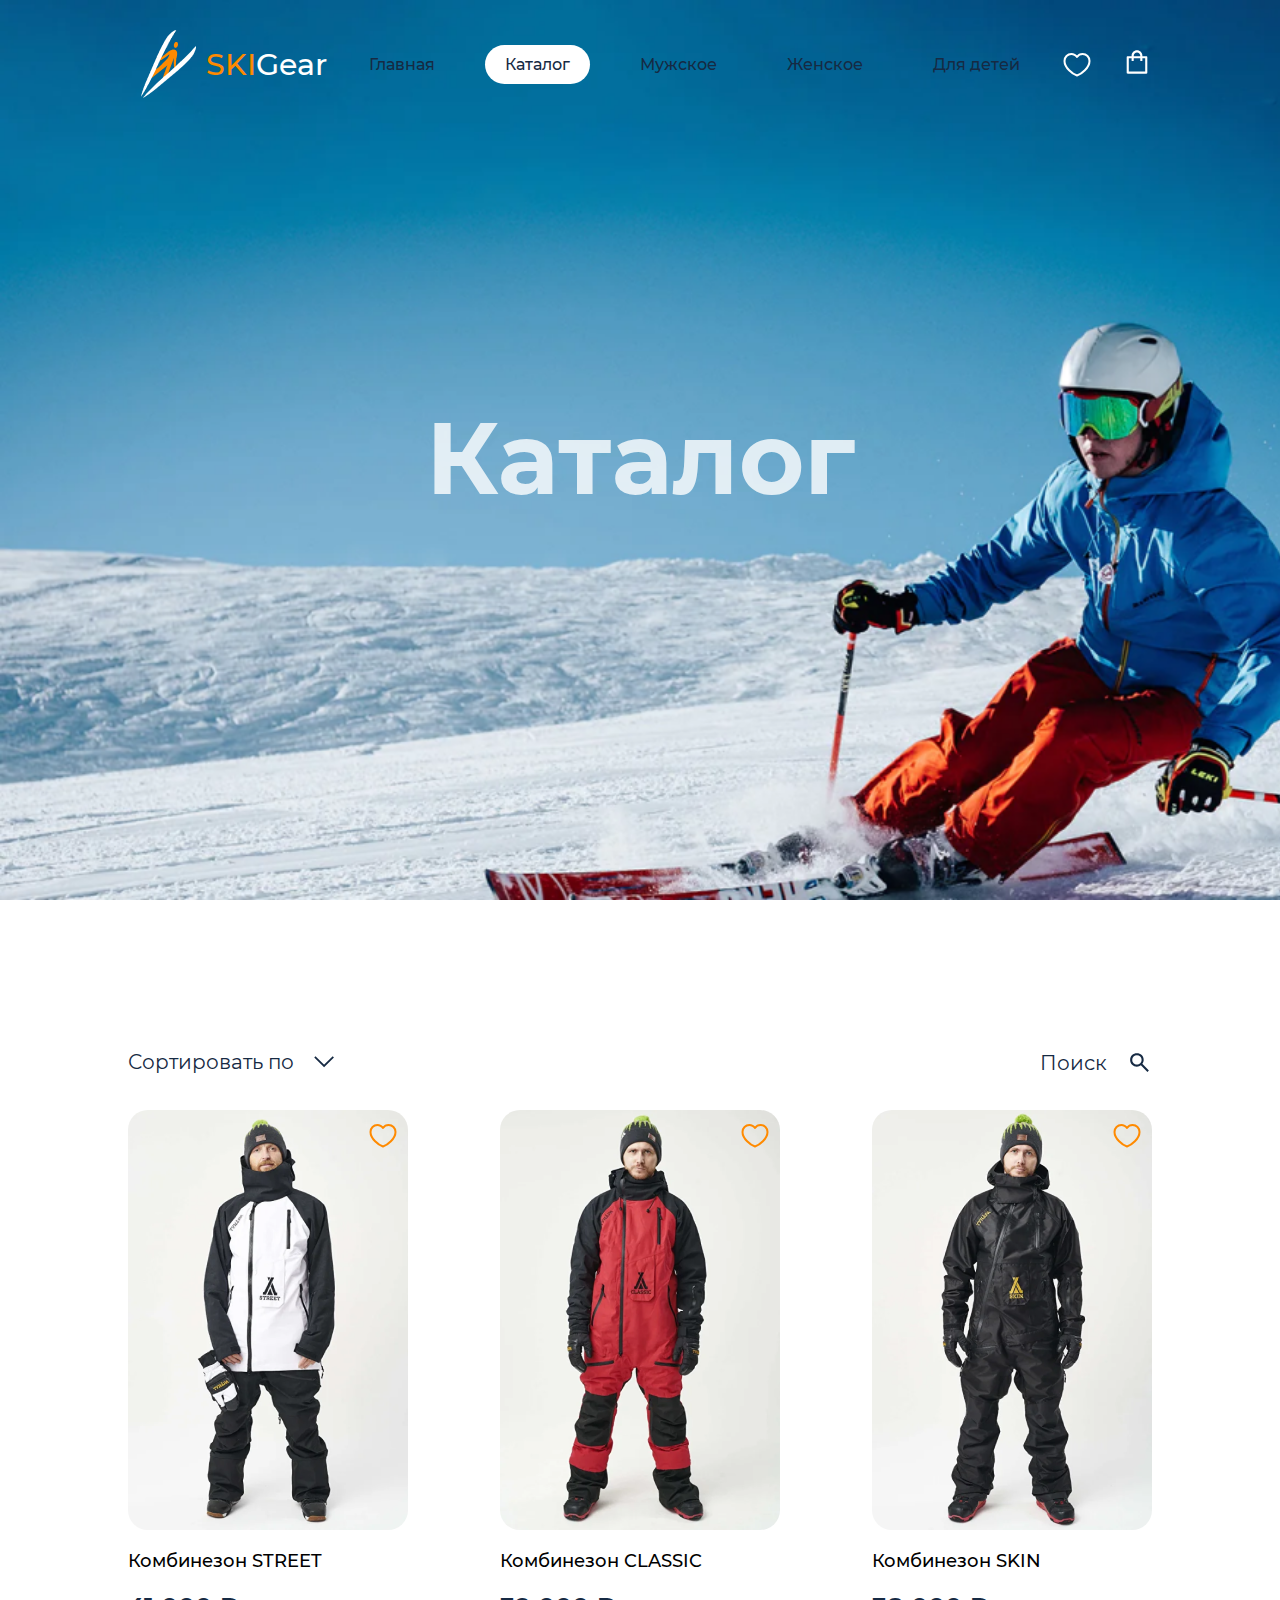
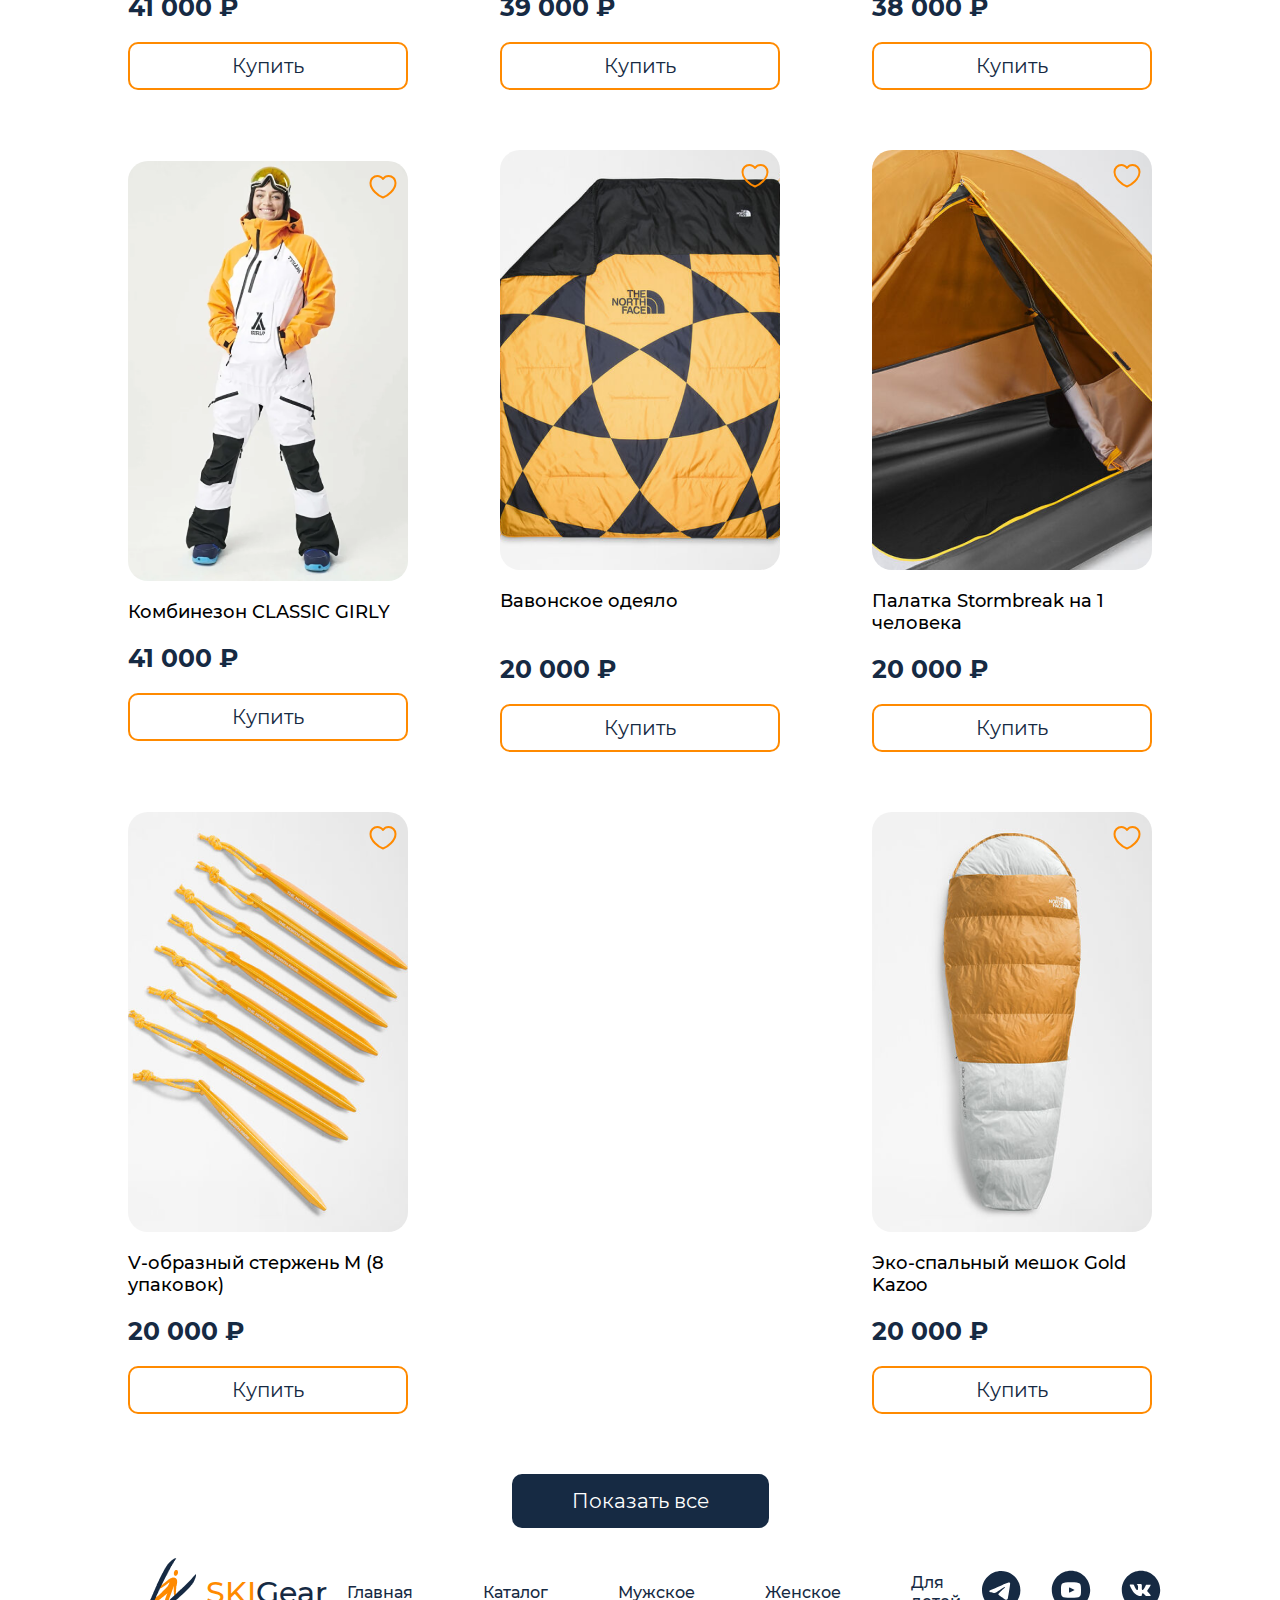
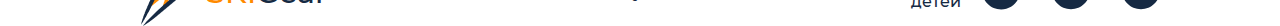
<file: catalog.html>
<!DOCTYPE html>
<html lang="ru">

<head>
    <meta charset="UTF-8">
    <meta name="viewport" content="width=device-width, initial-scale=1.0">
    <title>SkiGear</title>
    <link rel="stylesheet" href="assets/css/style.css">
    <link rel="shortcut icon" href="assets/logo/logo-dark.png" type="image/x-icon">
</head>

<body>
    <!-- header -->
    <header class="header-catalog">
        <div class="wrapper">
            <div class="header-nav">
                <div class="header-logo">
                    <img src="assets/logo/logo.png" alt="">
                    <h3><span>Ski</span>Gear</h3>
                </div>
                <input type="checkbox" id="burger">
                <label for="burger"></label>
                <div class="nav">
                    <nav>
                        <a href="index.html">Главная</a>
                        <a class="active" href="catalog.html">Каталог</a>
                        <a href="#">Мужское</a>
                        <a href="#">Женское</a>
                        <a href="#">Для детей</a>
                    </nav>
                </div>
                <div class="header-icon">
                    <img src="assets/img/header/like.svg" alt="">
                    <a href="shop.html"><img src="assets/img/header/shop.svg" alt=""></a>
                </div>
            </div>
        </div>
        <div class="header-content">
            <h1>Каталог</h1>
        </div>
    </header>
    <!-- header end -->

    <!-- catalog-catalog -->
    <section class="catalog-catalog wrapper py-100">
        <div class="catalog-options">
            <div class="catalog-sort">
                <div class="catalog-dropdown">
                    <p>Сортировать по</p>
                    <img src="assets/img/catalog/sort-arrow.svg" alt="">
                </div>
                <div class="catalog-radio">
                    <div>
                        <input type="radio" checked />
                        <label>Популярные</label>
                    </div>

                    <div>
                        <input type="radio" />
                        <label>От А до Я</label>
                    </div>

                    <div>
                        <input type="radio" />
                        <label>От Я до А</label>
                    </div>

                    <div>
                        <input type="radio" />
                        <label>По убыванию цены</label>
                    </div>
                    <div>
                        <input type="radio" />
                        <label>По возрастанию цены</label>
                    </div>
                </div>
            </div>
            <div class="catalog-search">
                <p>Поиск</p>
                <img src="assets/img/catalog/search.svg" alt="">
            </div>
        </div>
        <div class="catalog-items">
            <div class="catalog-item">
                <a href="tovar.html">
                    <div class="catalog-img catalog-img1"></div>
                </a>
                <p class="catalog-text">Комбинезон STREET</p>
                <p class="price">41 000 ₽</p>
                <button class="button-base">Купить</button>
            </div>
            <div class="catalog-item">
                <div class="catalog-img catalog-img2"></div>
                <p class="catalog-text">Комбинезон CLASSIC</p>
                <p class="price">39 000 ₽</p>
                <button class="button-base">Купить</button>
            </div>
            <div class="catalog-item">
                <div class="catalog-img catalog-img3"></div>
                <p class="catalog-text">Комбинезон SKIN</p>
                <p class="price">38 000 ₽</p>
                <button class="button-base">Купить</button>
            </div>
            <div class="catalog-item">
                <div class="catalog-img catalog-img4"></div>
                <p class="catalog-text">Комбинезон CLASSIC GIRLY</p>
                <p class="price">41 000 ₽</p>
                <button class="button-base">Купить</button>
            </div>
            <div class="catalog-item">
                <div class="catalog-img catalog-img5"></div>
                <p class="catalog-text catalog-text1">Вавонское одеяло</p>
                <p class="price">20 000 ₽</p>
                <button class="button-base">Купить</button>
            </div>
            <div class="catalog-item">
                <div class="catalog-img catalog-img6"></div>
                <p class="catalog-text">Палатка Stormbreak на 1 человека</p>
                <p class="price">20 000 ₽</p>
                <button class="button-base">Купить</button>
            </div>
            <div class="catalog-item">
                <div class="catalog-img catalog-img7"></div>
                <p class="catalog-text">V-образный стержень M (8 упаковок)</p>
                <p class="price">20 000 ₽</p>
                <button class="button-base">Купить</button>
            </div>
            <div class="catalog-item">
                <div class="catalog-img catalog-img8"></div>
                <p class="catalog-text">Эко-спальный мешок Gold Kazoo</p>
                <p class="price">20 000 ₽</p>
                <button class="button-base">Купить</button>
            </div>
        </div>
        <div class="catalog-all">
            <button class="button-unic">Показать все</button>
        </div>
    </section>
    <!-- catalog-catalog end -->

    <!-- footer -->
    <footer class="wrapper footer-tovar">
        <div class="header-logo">
            <img src="assets/logo/logo-dark.png" alt="">
            <h3><span>Ski</span>Gear</h3>
        </div>
        <nav>
            <a href="index.html">Главная</a>
            <a href="catalog.html">Каталог</a>
            <a href="#">Мужское</a>
            <a href="#">Женское</a>
            <a href="#">Для детей</a>
        </nav>
        <div class="header-icon">
            <a href="https://t.me/"><img src="assets/img/footer/telegram.svg" alt=""></a>
            <a href="https://youtube.com/"><img src="assets/img/footer/youtube.svg" alt=""></a>
            <a href="https://vk.com/"><img src="assets/img/footer/vk.svg" alt=""></a>
        </div>
        </div>
    </footer>
    <!-- footer end -->
</body>

</html>
</file>
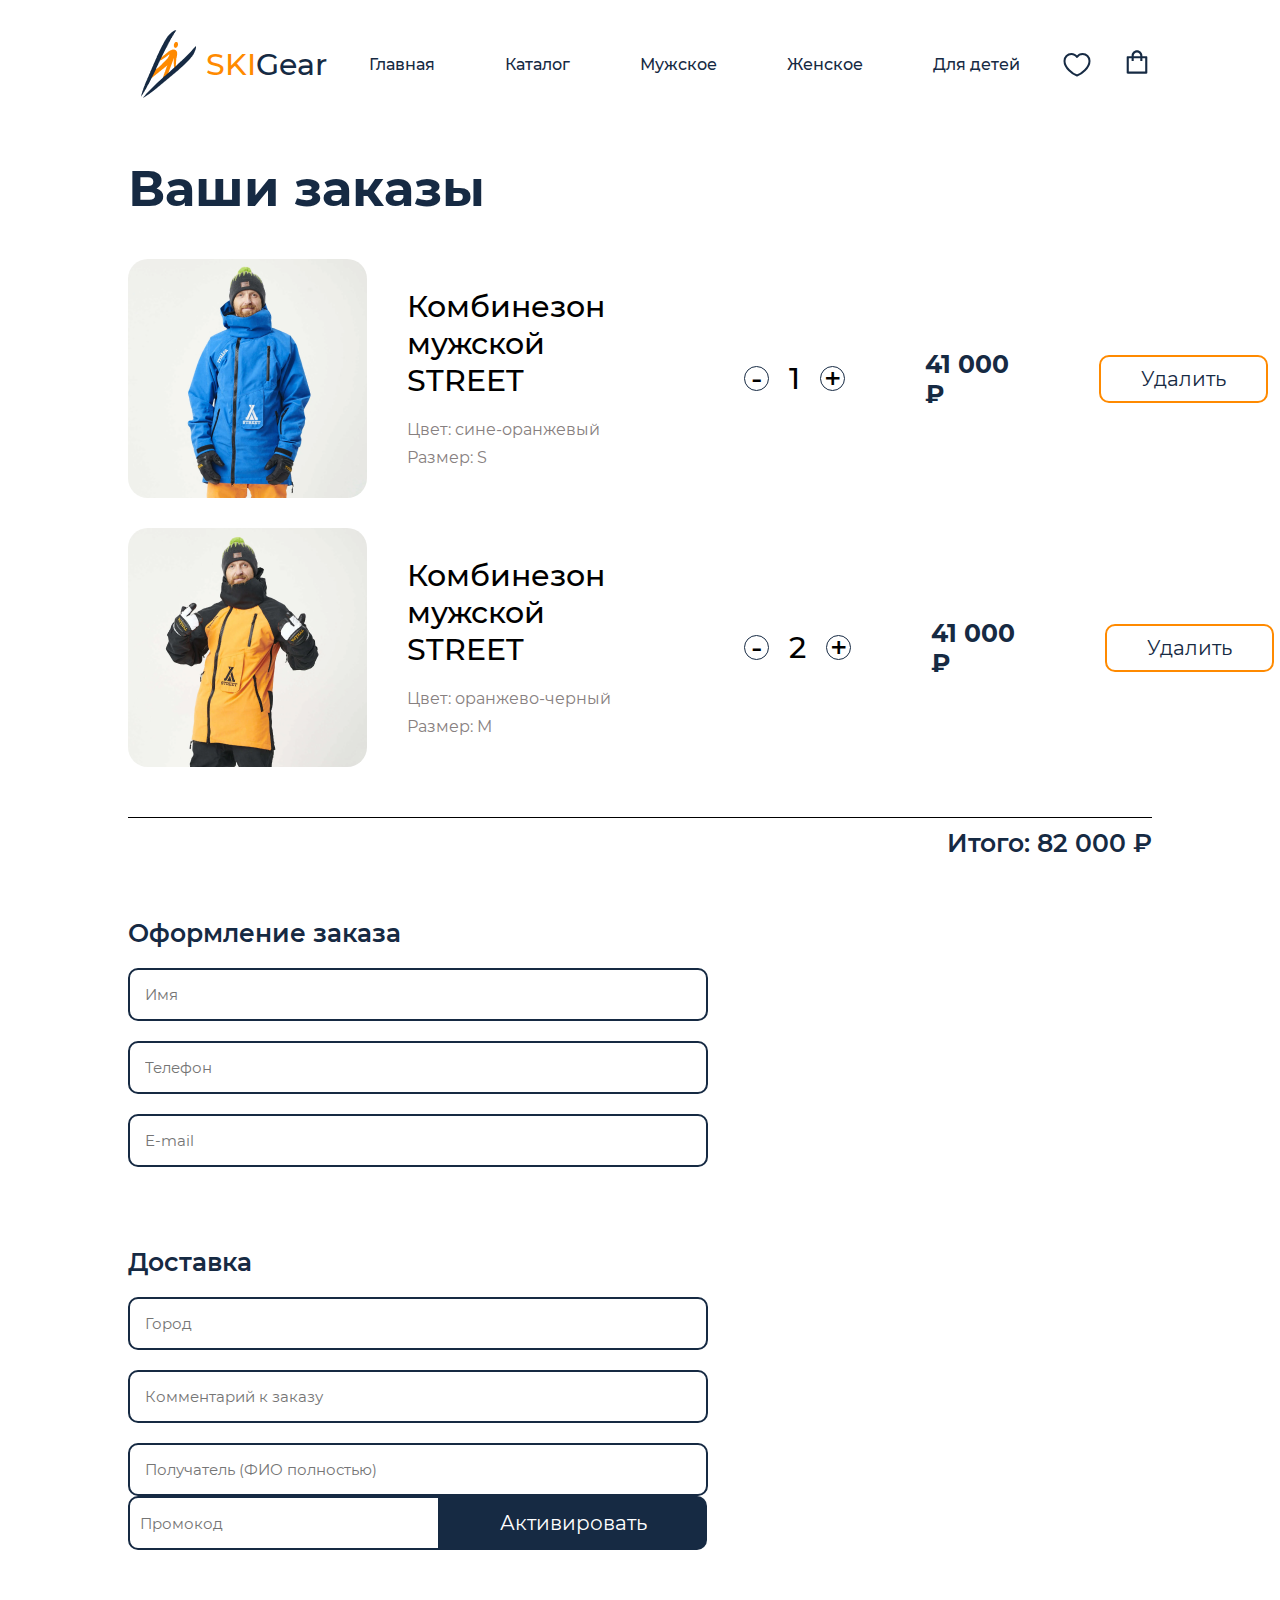
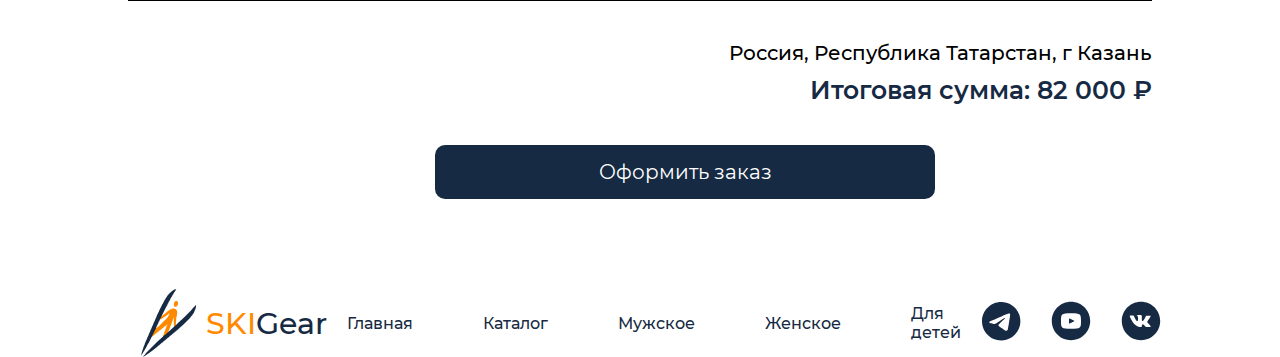
<file: shop.html>
<!DOCTYPE html>
<html lang="ru">

<head>
    <meta charset="UTF-8">
    <meta name="viewport" content="width=device-width, initial-scale=1.0">
    <title>SkiGear</title>
    <link rel="stylesheet" href="assets/css/style.css">
    <link rel="shortcut icon" href="assets/logo/logo-dark.png" type="image/x-icon">
</head>

<body>
    <!-- header -->
    <header class="wrapper header-tovar">
        <div class="header-logo">
            <img src="assets/logo/logo-dark.png" alt="">
            <h3><span>Ski</span>Gear</h3>
        </div>
        <input type="checkbox" id="burger">
        <label for="burger"></label>
        <div class="nav">
            <nav>
                <a href="index.html">Главная</a>
                <a href="catalog.html">Каталог</a>
                <a href="#">Мужское</a>
                <a href="#">Женское</a>
                <a href="#">Для детей</a>
            </nav>
        </div>
        <div class="header-icon">
            <img src="assets/img/header/like-dark.svg" alt="">
            <a href="shop.html"><img src="assets/img/header/shop-dark.svg" alt=""></a>
        </div>
    </header>
    <!-- header end -->

    <!-- shop -->
    <section class="shop wrapper">
        <h2>Ваши заказы</h2>
        <div class="shop-tovars">
            <div class="shop-tovar">
                <img src="assets/img/shop/tovar1.png" alt="">
                <div class="shop-descrip">
                    <div class="shop-desc">
                        <h3>Комбинезон мужской STREET</h3>
                        <p class="text date">Цвет: сине-оранжевый</p>
                        <p class="text date">Размер: S</p>
                    </div>
                    <div class="shop-counter">
                        <h3 class="count">-</h3>
                        <h3>1</h3>
                        <h3 class="count">+</h3>
                    </div>
                    <div class="shop-price">
                        <p class="price">41 000 ₽</p>
                    </div>
                    <div class="shop-button">
                        <button class="button-base">Удалить</button>
                    </div>
                </div>
            </div>

            <div class="shop-tovar">
                <img src="assets/img/shop/tovar2.png" alt="">
                <div class="shop-descrip">
                    <div class="shop-desc">
                        <h3>Комбинезон мужской STREET</h3>
                        <p class="text date">Цвет: оранжево-черный</p>
                        <p class="text date">Размер: M</p>
                    </div>
                    <div class="shop-counter">
                        <h3 class="count">-</h3>
                        <h3>2</h3>
                        <h3 class="count">+</h3>
                    </div>
                    <div class="shop-price">
                        <p class="price">41 000 ₽</p>
                    </div>
                    <div class="shop-button">
                        <button class="button-base">Удалить</button>
                    </div>
                </div>
            </div>
        </div>
        <p class="shop-total shop-text">Итого: 82 000 ₽</p>
        <div class="shop-zakaz">
            <p class="shop-text">Оформление заказа</p>
            <div class="shop-input">
                <input class="shop-inputs shop-input-top" type="text" placeholder="Имя">
                <input class="shop-inputs shop-input-top" type="text" placeholder="Телефон">
                <input class="shop-input-top shop-inputs" type="text" placeholder="E-mail">
            </div>
        </div>
        <div class="shop-zakaz">
            <p class="shop-text">Доставка</p>
            <div class="shop-input">
                <input class="shop-inputs shop-input-top" type="text" placeholder="Город">
                <input class="shop-inputs shop-input-top" type="text" placeholder="Комментарий к заказу">
                <input class="shop-inputs" type="text" placeholder="Получатель (ФИО полностью)">
                <div class="contacts-sub contacts-input">
                    <input type="text" name="" id="" placeholder="Промокод">
                    <button>Активировать</button>
                </div>
            </div>
        </div>
        <div class="shop-overtotal shop-total">
            <p class="shop-address">Россия, Республика Татарстан, г Казань</p>
            <p class="shop-text">Итоговая сумма: 82 000 ₽</p>
        </div>
        <button class="button-unic">Оформить заказ</button>
    </section>
    <!-- shop end -->

    <!-- footer -->
    <footer class="wrapper footer-tovar">
        <div class="header-logo">
            <img src="assets/logo/logo-dark.png" alt="">
            <h3><span>Ski</span>Gear</h3>
        </div>
        <nav>
            <a href="index.html">Главная</a>
            <a href="catalog.html">Каталог</a>
            <a href="#">Мужское</a>
            <a href="#">Женское</a>
            <a href="#">Для детей</a>
        </nav>
        <div class="header-icon">
            <a href="https://t.me/"><img src="assets/img/footer/telegram.svg" alt=""></a>
            <a href="https://youtube.com/"><img src="assets/img/footer/youtube.svg" alt=""></a>
            <a href="https://vk.com/"><img src="assets/img/footer/vk.svg" alt=""></a>
        </div>
        </div>
    </footer>
    <!-- footer end -->
    <script src="assets/js/script.js"></script>
</body>

</html>
</file>
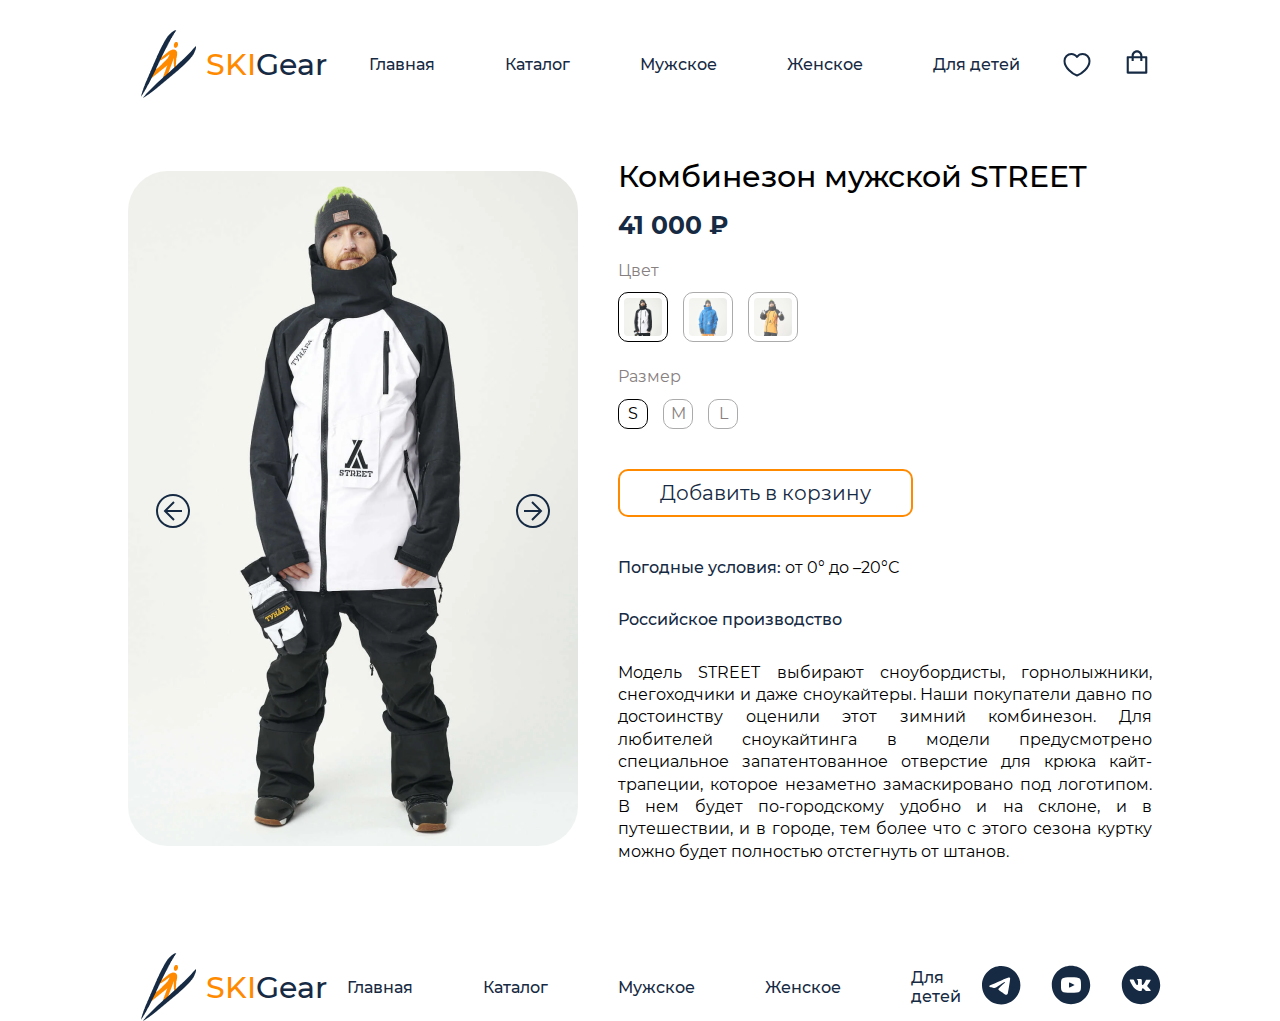
<file: tovar.html>
<!DOCTYPE html>
<html lang="ru">

<head>
    <meta charset="UTF-8">
    <meta name="viewport" content="width=device-width, initial-scale=1.0">
    <title>SkiGear</title>
    <link rel="stylesheet" href="assets/css/style.css">
    <link rel="shortcut icon" href="assets/logo/logo-dark.png" type="image/x-icon">
</head>

<body>
    <!-- header -->
    <header class="wrapper header-tovar">
        <div class="header-logo">
            <img src="assets/logo/logo-dark.png" alt="">
            <h3><span>Ski</span>Gear</h3>
        </div>
        <input type="checkbox" id="burger">
        <label for="burger"></label>
        <div class="nav">
            <nav>
                <a href="index.html">Главная</a>
                <a href="catalog.html">Каталог</a>
                <a href="#">Мужское</a>
                <a href="#">Женское</a>
                <a href="#">Для детей</a>
            </nav>
        </div>
        <div class="header-icon">
            <img src="assets/img/header/like-dark.svg" alt="">
            <a href="shop.html"><img src="assets/img/header/shop-dark.svg" alt=""></a>
        </div>
    </header>
    <!-- header end -->

    <!-- tovar -->
    <section class="tovar wrapper">
        <div class="tovar-items">
            <div class="carousel" id="carousel">
                <img src="assets/img/tovar/prev.svg" class="arrow prev" alt="">
                <div class="gallery">
                    <ul id="ul">
                        <li>
                            <div class="slide">
                                <img src="assets/img/tovar/tovar1_big.png" alt="">
                            </div>
                        </li>

                        <li>
                            <div class="slide">
                                <img src="assets/img/tovar/tovar2.png" alt="">
                            </div>
                        </li>

                        <li>
                            <div class="slide">
                                <img src="assets/img/tovar/tovar3.png" alt="">
                            </div>
                        </li>

                        <li>
                            <div class="slide">
                                <img src="assets/img/tovar/tovar4.png" alt="">
                            </div>
                        </li>

                        <li>
                            <div class="slide">
                                <img src="assets/img/tovar/tovar5_big.png" alt="">
                            </div>
                        </li>

                        <li>
                            <div class="slide">
                                <img src="assets/img/tovar/tovar6.png" alt="">
                            </div>
                        </li>

                        <li>
                            <div class="slide">
                                <img src="assets/img/tovar/tovar7.png" alt="">
                            </div>
                        </li>

                        <li>
                            <div class="slide">
                                <img src="assets/img/tovar/tovar8.png" alt="">
                            </div>
                        </li>

                        <li>
                            <div class="slide">
                                <img src="assets/img/tovar/tovar11_big.png" alt="">
                            </div>
                        </li>

                        <li>
                            <div class="slide">
                                <img src="assets/img/tovar/tovar9.png" alt="">
                            </div>
                        </li>

                        <li>
                            <div class="slide">
                                <img src="assets/img/tovar/tovar10.png" alt="">
                            </div>
                        </li>
                    </ul>
                </div>
                <img src="assets/img/tovar/next.svg" class="arrow next" alt="">
            </div>
            <div class="tovar-descrip">
                <div class="tovar-name">
                    <h3>Комбинезон мужской STREET</h3>
                    <p class="price">41 000 ₽</p>
                </div>
                <div class="tovar-options">
                    <div class="tovar-color">
                        <p class="text date">Цвет</p>
                        <div class="tovar-colors" id="goods">
                            <div class="active-tovar">
                                <img src="assets/img/tovar/tovar1.png" alt="">
                            </div>
                            <img src="assets/img/tovar/tovar5.png" alt="">
                            <img src="assets/img/tovar/tovar11.png" alt="">
                        </div>
                    </div>
                    <div class="tovar-size">
                        <p class="text date">Размер</p>
                        <div class="tovar-sizes">
                            <div class="active-tovar">
                                <p class="text">S</p>
                            </div>
                            <p class="text">M</p>
                            <p class="text">L</p>
                        </div>
                    </div>
                </div>
                <a href="shop.html"><button class="button-base">Добавить в корзину</button></a>
                <div class="tovar-dop">
                    <p class="text"><span>Погодные условия:</span> от 0° до –20°С</p>
                    <p class="text"><span>Российское производство</span></p>
                    <p class="text">Модель STREET выбирают сноубордисты, горнолыжники, снегоходчики и даже сноукайтеры.
                        Наши покупатели давно по достоинству оценили этот зимний комбинезон. Для любителей сноукайтинга
                        в модели предусмотрено специальное запатентованное отверстие для крюка кайт-трапеции, которое
                        незаметно замаскировано под логотипом. В нем будет по-городскому удобно и на склоне, и в
                        путешествии, и в городе, тем более что с этого сезона куртку можно будет полностью отстегнуть от
                        штанов.</p>
                </div>
            </div>
        </div>
    </section>
    <!-- tovar end -->

    <!-- footer -->
    <footer class="wrapper footer-tovar">
        <div class="header-logo">
            <img src="assets/logo/logo-dark.png" alt="">
            <h3><span>Ski</span>Gear</h3>
        </div>
        <nav>
            <a href="index.html">Главная</a>
            <a href="catalog.html">Каталог</a>
            <a href="#">Мужское</a>
            <a href="#">Женское</a>
            <a href="#">Для детей</a>
        </nav>
        <div class="header-icon">
            <a href="https://t.me/"><img src="assets/img/footer/telegram.svg" alt=""></a>
            <a href="https://youtube.com/"><img src="assets/img/footer/youtube.svg" alt=""></a>
            <a href="https://vk.com/"><img src="assets/img/footer/vk.svg" alt=""></a>
        </div>
        </div>
    </footer>
    <!-- footer end -->
    <script src="assets/js/script.js"></script>
    <script>
        var x = document.documentElement.clientWidth;
        if (x > 375) {
            let width = 450;
            let count = 1;
            let list = document.getElementById('ul');
            let listElems = document.querySelectorAll('.slide');
            let position = 0;

            document.querySelector('.prev').onclick = function () {
                position += width * count;
                position = Math.min(position, 0);
                list.style.marginLeft = position + "px";
            };

            document.querySelector('.next').onclick = function () {
                position -= width * count;
                position = Math.max(position, -width * (listElems.length - count));
                list.style.marginLeft = position + "px";
            };
        }
        else if (x = 376) {
            let width = 345;
            let count = 1;
            let list = document.getElementById('ul');
            let listElems = document.querySelectorAll('.slide');
            let position = 0;

            document.querySelector('.prev').onclick = function () {
                position += width * count;
                position = Math.min(position, 0);
                list.style.marginLeft = position + "px";
            };

            document.querySelector('.next').onclick = function () {
                position -= width * count;
                position = Math.max(position, -width * (listElems.length - count));
                list.style.marginLeft = position + "px";
            };
        }
    </script>
</body>

</html>
</file>
<file: assets/css/style.css>
/* Подключение шрифтов */
@font-face {
    font-family: 'Montserrat';
    src: url(../fonts/Montserrat-ExtraBold.ttf);
    font-weight: 800;
}

@font-face {
    font-family: 'Montserrat';
    src: url(../fonts/Montserrat-Bold.ttf);
    font-weight: 700;
}

@font-face {
    font-family: 'Montserrat';
    src: url(../fonts/Montserrat-SemiBold.ttf);
    font-weight: 600;
}

@font-face {
    font-family: 'Montserrat';
    src: url(../fonts/Montserrat-Medium.ttf);
    font-weight: 500;
}

@font-face {
    font-family: 'Montserrat';
    src: url(../fonts/Montserrat-Regular.ttf);
    font-weight: 400;
}

/* Подключение шрифтов конец */
* {
    padding: 0;
    margin: 0;
    list-style: none;
    text-decoration: none;
    font-family: 'Montserrat';
    box-sizing: border-box;
    transition: .5s;
    scroll-behavior: smooth;
}

.wrapper {
    max-width: 80%;
    margin: 0 auto;
    display: flex;
    flex-direction: column;
}

.py-100 {
    padding-top: 150px;
}

/* Иерархия текста */
h1 {
    font-size: 100px;
    color: #fff;
}

h2 {
    color: #162A43;
    font-size: 50px;
    font-weight: 700;
}

h2 span {
    color: #FF8A00;
}

h3 {
    font-size: 30px;
    font-weight: 500;
    color: #000;
}

h3 span {
    text-transform: uppercase;
    color: #FF8A00;
}

.text {
    line-height: 140%;
    font-size: 16px;
    font-weight: 400;
    text-align: justify;
}

.date {
    color: #878080;
}

.button-base {
    font-size: 20px;
    background: transparent;
    border: 2px solid #FF8A00;
    padding: 10px 40px;
    color: #162A43;
    border-radius: 10px;
}

.button-base:hover {
    color: #fff;
    background: #FF8A00;
}

.button-unic {
    font-size: 20px;
    padding: 15px 60px;
    color: #fff;
    background: #162A43;
    border: none;
    border-radius: 10px;
}

.button-unic:hover {
    background: #FF8A00;
}

/* Иерархия текста конец */

/* header, footer */
.header {
    display: none;
    display: flex;
    align-items: center;
    justify-content: space-between;
}

.header-main {
    display: flex;
    align-items: center;
    justify-content: space-between;
    width: 100%;
    position: absolute;
    padding: 30px 100px 0 100px;
    z-index: 1000;
}

.header-tovar,
.footer-tovar {
    display: flex;
    align-items: center;
    flex-direction: row;
    justify-content: space-between;
    padding-top: 30px;
}

.header-main nav a,
.header-main h3,
.header-catalog nav a,
.header-tovar h3,
.footer-tovar h3 {
    color: #162A43;
}

.header-nav {
    padding-top: 30px;
    display: flex;
    align-items: center;
    justify-content: space-between;
}

header h3 {
    color: #fff;
}

.header-logo {
    display: flex;
    align-items: center;
    gap: 10px;
}

header nav,
footer nav {
    display: flex;
    flex-direction: row;
    gap: 30px;
    align-items: center;
}

header nav a {
    font-weight: 500;
    padding: 10px 20px;
}

footer nav a,
.header-tovar nav a {
    color: #162A43;
    font-weight: 500;
    padding: 10px 20px;
}

header nav a:hover {
    background: #fff;
    border-radius: 20px;
}

footer nav a:hover,
.header-tovar nav a:hover {
    background: #162A43;
    color: #fff;
    border-radius: 20px;
}

.active-footer {
    color: #fff;
    background: #162A43;
    border-radius: 20px;
}

.active {
    background: #fff;
    border-radius: 20px;
    color: #162A43;
}

.header-icon {
    display: flex;
    gap: 30px;
}

.header-icon img:hover {
    transform: scale(1.1);
}

.header-catalog {
    background-image: url(../img/catalog/banner.png);
    background-size: cover;
    height: 100vh;
    width: 100%;
}

.header-content {
    height: 80vh;
    display: flex;
    align-items: center;
    justify-content: center;
}

.header-content h1 {
    opacity: 80%;
}
/* header, footer end */

/* banner */
.banner {
    position: relative;
    width: 100%;
    height: 100vh;
    overflow: hidden;
    display: flex;
    justify-content: center;
    align-items: center;
}

.banner::before {
    content: "";
    position: absolute;
    bottom: 0;
    left: 0;
    width: 100%;
    height: 200px;
    background: linear-gradient(to top, #fff, transparent);
    z-index: 8000;
}

.banner img {
    position: absolute;
    top: 0;
    left: 0;
    width: 100%;
    height: 100%;
    object-fit: cover;
    pointer-events: none;
}

.banner img#man {
    transform-origin: bottom;
}

#text {
    position: relative;
}

/* banner end */

/* about */
.about-title,
.contacts-title {
    display: flex;
    align-items: center;
    justify-content: center;
    text-align: center;
}

.about-points {
    display: flex;
    justify-content: space-between;
    text-align: justify;
    padding-top: 40px;
}

.about-point {
    display: flex;
    flex-direction: column;
    gap: 10px;
    width: 360px;
    padding: 10px;
    border-radius: 10px;
}

.about-point:hover {
    box-shadow: 0 0 5px 1px #ff880095;
}

.about-us {
    display: flex;
    gap: 60px;
    padding-top: 60px;
}

.about-years {
    display: flex;
    flex-direction: column;
    gap: 40px;
}

.about-img {
    width: 550px;
    height: 380px;
    border-radius: 20px;
}

.about-img:hover {
    transform: rotate(5deg) translateX(50px) translateY(30px);
    box-shadow: 0 0 10px 1px #ff8800bd;
}

.about-years .text {
    width: 700px;
}

.about-year {
    display: flex;
    flex-direction: row;
    gap: 15px;
    align-items: center;
}

.about-year h1 {
    color: #FF8A00;
}

/* about end */

/* news */
.news-item {
    display: flex;
    align-items: center;
    margin-top: 40px;
    box-shadow: 0 0 5px 1px #00000020;
    overflow: hidden;
    border-radius: 20px;
}

.news-img {
    width: 600px;
    height: 350px;
    overflow: hidden;
}

.news-img img {
    width: 600px;
    height: 350px;
}

.news-img img:hover {
    transform: scale(1.1);
}

.news-titles {
    display: flex;
    align-items: center;
    justify-content: center;
    flex-direction: row;
    gap: 10px;
}

.news-desc {
    padding: 20px;
    display: flex;
    flex-direction: column;
    gap: 20px;
    width: 600px;
}

.news-item:nth-child(2n) {
    flex-direction: row-reverse;
}

/* news end */

/* contacts */
.contacts-title {
    padding-bottom: 40px;
}

.contacts-items {
    display: flex;
    align-items: center;
    gap: 60px;
}

.carta {
    border-radius: 20px;
}

.contacts-phone,
.contacts-mail {
    display: flex;
    align-items: center;
    gap: 10px;
    padding-bottom: 40px;
}

.contacts-social {
    display: flex;
    align-items: center;
    gap: 40px;
}

.contacts-social img {
    width: 50px;
    height: 50px;
}

.contacts-social img:hover {
    transform: scale(1.1);
}

.contacts-subscribe {
    padding-top: 80px;
}

.contacts-subscribe .text {
    padding: 15px 0 30px 0;
}

.contacts-sub {
    display: flex;
}

.contacts-sub input {
    padding: 15px 60px 15px 10px;
    font-size: 15px;
    border: 2px solid #162A43;
    border-top-left-radius: 10px;
    border-bottom-left-radius: 10px;
}

.contacts-sub button {
    border-top-right-radius: 10px;
    border-bottom-right-radius: 10px;
    font-size: 20px;
    padding: 15px 60px;
    color: #fff;
    background: #162A43;
    border: none;
}

.contacts-sub button:hover {
    background: #FF8A00;
}

/* contacts end */

/* catalog-catalog */
.catalog-options {
    display: flex;
    justify-content: space-between;
    align-items: start;
    height: 60px;
}

.catalog-options p {
    font-size: 20px;
    color: #162A43;
}

.catalog-search,
.catalog-dropdown {
    display: flex;
    gap: 20px;
    align-items: center;
}

.catalog-dropdown img {
    width: 20px;
}

.catalog-search img {
    width: 25px;
}

.catalog-radio {
    opacity: 0;
    pointer-events: none;
    transform: translate(0%, 10%);
    margin-top: 10px;
    padding: 20px;
    display: flex;
    flex-direction: column;
    gap: 10px;
    border: 2px solid #162A43;
    color: #162A43;
    font-size: 14px;
    background-color: #fff;
    border-radius: 10px;
}

.catalog-sort:hover .catalog-radio {
    pointer-events: all;
    opacity: 1;
    transform: translate(0%, 0%);
}

input[type='radio'] {
    accent-color: #162a43;
}

.catalog-items {
    display: flex;
    justify-content: space-between;
    align-items: center;
    flex-wrap: wrap;
}

.catalog-item {
    display: flex;
    flex-direction: column;
    gap: 20px;
    height: 100%;
    width: 280px;
    padding-bottom: 60px;
}

.catalog-text {
    font-size: 18px;
    font-weight: 500;
}

.catalog-text1 {
    height: 44px;
}

.price {
    color: #162A43;
    font-size: 25px;
    font-weight: 700;
}

.catalog-img {
    width: 280px;
    height: 420px;
    border-radius: 20px;
}

.catalog-img::before {
    content: url(../img/catalog/like.svg);
    float: right;
    padding: 10px 10px 0 0;
}

.catalog-img1 {
    background: url(../img/catalog/catalog-item1.png);
}

.catalog-img1:hover {
    background: url(../img/catalog/catalog-item11.png);
}

.catalog-img2 {
    background: url(../img/catalog/catalog-item2.png);
}

.catalog-img2:hover {
    background: url(../img/catalog/catalog-item12.png);
}

.catalog-img3 {
    background: url(../img/catalog/catalog-item3.png);
}

.catalog-img3:hover {
    background: url(../img/catalog/catalog-item13.png);
}

.catalog-img4 {
    background: url(../img/catalog/catalog-item4.png);
}

.catalog-img4:hover {
    background: url(../img/catalog/catalog-item14.png);
}

.catalog-img5 {
    background: url(../img/catalog/catalog-item5.png);
}

.catalog-img5:hover {
    background: url(../img/catalog/catalog-item15.png);
}

.catalog-img6 {
    background: url(../img/catalog/catalog-item6.png);
}

.catalog-img6:hover {
    background: url(../img/catalog/catalog-item16.png);
}

.catalog-img7 {
    background: url(../img/catalog/catalog-item7.png);
}

.catalog-img8 {
    background: url(../img/catalog/catalog-item8.png);
}

.catalog-img8:hover {
    background: url(../img/catalog/catalog-item18.png);
}

.catalog-all {
    display: flex;
    align-items: center;
    justify-content: center;
}
/* catalog-catalog end */

/* tovar */
.tovar,
.shop {
    padding: 60px 0;
}

.tovar-items {
    display: flex;
    gap: 40px;
}

.carousel {
    width: 450px;
    position: relative;
    display: flex;
    align-items: center;
    justify-content: center;
}

.gallery {
    width: 450px;
    overflow: hidden;
}

.gallery ul {
    display: flex;
    align-items: center;
    width: auto;
    transition: margin-left 250ms;
}

.gallery li {
    display: inline-block;
}

.slide {
    width: 450px;
}

.slide img {
    width: 450px;
    border-radius: 40px;
}

.arrow {
    position: absolute;
    width: 50px;
    display: block;
    cursor: pointer;
}

.prev {
    left: 20px;
}

.next {
    right: 20px;
}

.tovar-name {
    display: flex;
    flex-direction: column;
    gap: 15px;
    padding-bottom: 20px;
}

.tovar-options {
    display: flex;
    flex-direction: column;
    gap: 20px;
    padding-bottom: 40px;
}

.tovar-color,
.tovar-size {
    display: flex;
    flex-direction: column;
    gap: 10px;
}

.tovar-colors,
.tovar-sizes {
    display: flex;
    flex-direction: row;
    gap: 15px;
}

.tovar-colors img {
    border: 1px solid #ababab;
    border-radius: 10px;
    padding: 5px;
    width: 50px;
    height: 50px;
}

.tovar-sizes p {
    border: 1px solid #ababab;
    border-radius: 10px;
    width: 30px;
    height: 30px;
    color: #878080;
    display: flex;
    align-items: center;
    justify-content: center;
}

.tovar-colors img:hover,
.tovar-sizes p:hover {
    border: 1px solid #000;
    color: #000;
}

.active-tovar p,
.active-tovar img {
    border: 1px solid #000;
    color: #000;
    border-radius: 10px;
}

.tovar-dop {
    padding-top: 40px;
    display: flex;
    flex-direction: column;
    gap: 30px;
}

.tovar-dop span {
    color: #162A43;
    font-weight: 500;
}

/* tovar end */

/* shop */
.shop-tovars {
    padding-top: 40px;
    display: flex;
    flex-direction: column;
    gap: 30px;
}

.shop-tovar {
    display: flex;
    gap: 40px;
}

.shop-tovar img {
    border-radius: 20px;
}

.shop-descrip {
    display: flex;
    align-items: center;
    gap: 80px;
}

.shop-desc {
    width: 300px;
    display: flex;
    flex-direction: column;
    gap: 5px;
}

.shop-desc h3 {
    padding-bottom: 15px;
}

.shop-counter {
    display: flex;
    align-items: center;
    gap: 20px;
}

.shop-counter .count {
    width: 25px;
    height: 25px;
    border: 1px solid #162A43;
    border-radius: 50px;
    display: flex;
    align-items: center;
    justify-content: center;
}

.shop-counter .count:hover {
    background: #162A43;
    color: #fff;
}

.shop-total {
    margin-top: 50px;
    text-align: end;
    padding-top: 10px;
    border-top: 1px solid #000;
}

.shop-text {
    color: #162A43;
    font-weight: 600;
    font-size: 25px;
}

.shop-zakaz {
    padding-top: 60px;
}

.shop-zakaz .shop-text {
    padding-bottom: 20px;
}

.shop-input {
    display: flex;
    align-items: center;
    justify-content: space-between;
    flex-wrap: wrap;
}

.shop-inputs {
    padding: 15px 60px 15px 15px;
    font-size: 15px;
    border: 2px solid #162A43;
    border-radius: 10px;
    width: 580px;
}

.shop-input-top {
    margin-bottom: 20px;
}

.shop-address {
    font-weight: 500;
    font-size: 20px;
}

.shop-overtotal {
    padding-top: 40px;
    display: flex;
    flex-direction: column;
    gap: 10px;
}

.contacts-input input {
    width: 312px;
}

.shop .button-unic {
    width: 500px;
    margin: 40px 0 0 30%;
}

/* shop end */

#burger,
[for=burger] {
    display: none;
}

@media screen and (max-width: 376px) {
    .wrapper {
        max-width: 345px;
        margin: 0 auto;
    }

    .py-100 {
        padding-top: 100px;
    }

    [for=burger] {
        display: block;
        position: fixed;
        top: 30px;
        width: 20px;
        right: 30px;
        z-index: 10000;
    }

    [for=burger]::before {
        content: url(../img/header/menu.svg);
        z-index: 10000;
    }

    .nav,
    header .header-icon {
        display: none;
    }

    .header-main nav a,
    .header-main h3,
    .header-catalog nav a,
    .header-tovar h3 {
        color: #fff;
    }

    .header-main {
        padding: 10px 5px 10px 5px;
    }

    .header-nav {
        padding-top: 10px;
    }

    .header-main nav a:first-child,
    .header-catalog nav a:nth-child(2) {
        color: #162A43;
    }

    header nav {
        padding-top: 40%;
        width: 375px;
        height: 100%;
        position: fixed;
        display: flex;
        flex-direction: column;
        align-items: center;
        gap: 15px;
        top: 0;
        right: 0;
        background: #162A43;
        z-index: 9000;
    }

    header nav a:hover {
        color: #162A43;
    }

    #burger:checked+label+.nav {
        display: block;
        animation: show 0.5s ease-in-out;
    }

    #burger:checked+[for=burger]::before {
        content: url(../img/header/close.svg);
        z-index: 10000;
    }

    @keyframes show {
        0% {
            opacity: 0;
        }

        100% {
            opacity: 1;
        }
    }

    .header-tovar {
        padding-top: 10px;
    }

    .header-tovar .header-logo h3 {
        color: #162A43;
    }

    .header-tovar nav a {
        color: #fff;
    }

    .header-catalog {
        background-image: url(../img/catalog/banner-mini.png);
    }

    h1 {
        font-size: 80px;
        text-align: center;
    }

    h2 {
        font-size: 25px;
    }

    h3 {
        font-size: 20px;
        font-weight: 500;
        color: #000;
    }

    .text {
        line-height: 140%;
        font-size: 14px;
        font-weight: 400;
        text-align: justify;
    }

    .about-points {
        flex-direction: column;
        gap: 40px;
    }

    .about-point {
        width: 90%;
        align-items: center;
        justify-content: center;
    }

    .about-years {
        gap: 10px;
    }

    .about-years .text {
        width: 90%;
    }

    .about-img {
        width: 90%;
        height: auto;
        border-radius: 20px;
    }

    .about-us {
        flex-direction: column;
        gap: 20px;
        align-items: center;
    }

    .news-item {
        flex-direction: column;
    }

    .news-img {
        width: 360px;
        height: auto;
    }

    .news-img img {
        width: 360px;
        height: 200px;
    }

    .news-img img:hover {
        transform: scale(1.1);
    }

    .news-titles {
        display: flex;
        flex-direction: column;
    }

    .news-desc {
        padding: 20px;
        display: flex;
        flex-direction: column;
        gap: 20px;
        width: 360px;
    }

    .news-item:nth-child(2n) {
        flex-direction: column;
    }

    .contacts-items {
        display: flex;
        flex-direction: column;
        align-items: center;
        gap: 30px;
    }

    .carta {
        border-radius: 20px;
        width: 350px;
        margin: 0 auto;
    }

    .contacts-social {
        display: flex;
        align-items: center;
        gap: 40px;
    }

    .contacts-social img {
        width: 50px;
        height: 50px;
    }

    .contacts-social img:hover {
        transform: scale(1.1);
    }

    .contacts-subscribe {
        padding-top: 40px;
        width: 350px;
    }

    .contacts-sub input {
        padding: 15px 10px;
    }

    .contacts-sub button {
        font-size: 14px;
        padding: 15px 10px;
    }

    .catalog-items {
        justify-content: center;
    }

    .tovar-items {
        flex-direction: column;
    }

    .slide,
    .slide img,
    .gallery,
    .carousel {
        width: 345px;
    }

    .shop-tovar,
    .shop-descrip {
        flex-direction: column;
    }

    .shop-descrip {
        align-items: baseline;
        gap: 20px;
    }

    .shop-desc {
        width: 100%;
    }

    .shop-total {
        text-align: center;
    }

    .shop-zakaz .contacts-sub {
        margin-top: 20px;
    }

    .shop-zakaz .contacts-sub input {
        width: 205px;
    }

    .shop-zakaz .contacts-sub button {
        width: 140px;
    }

    .shop-address {
        font-size: 16px;
    }

    .shop .button-unic {
        width: 345px;
        margin: 40px 0 0 0;
    }

    footer {
        padding: 40px 0 20px 0;
    }

    footer nav {
        display: none;
    }

    footer .header-icon img {
        width: 30px;
    }

    footer .header-icon {
        gap: 20px;
    }

    footer .header-logo img {
        width: 50px;
    }

    footer h3 {
        color: #162A43;
    }
}
</file>
